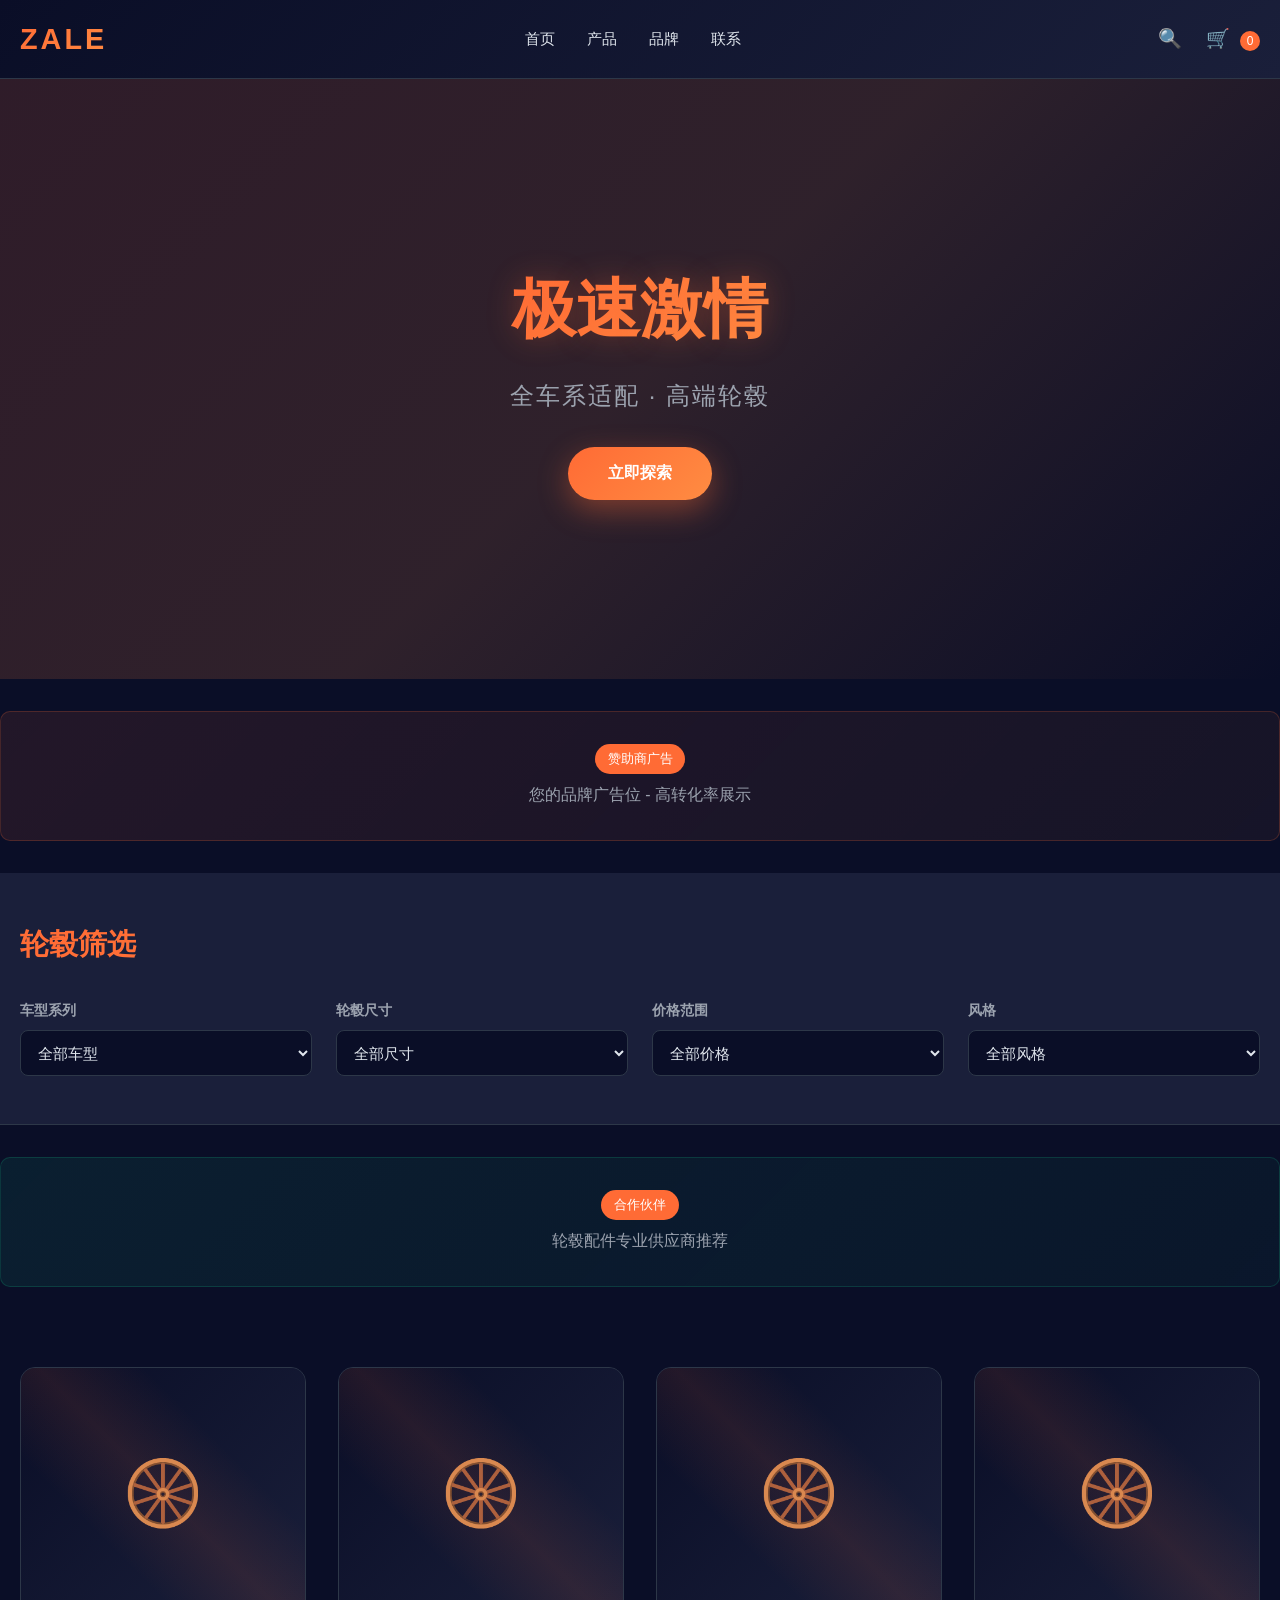
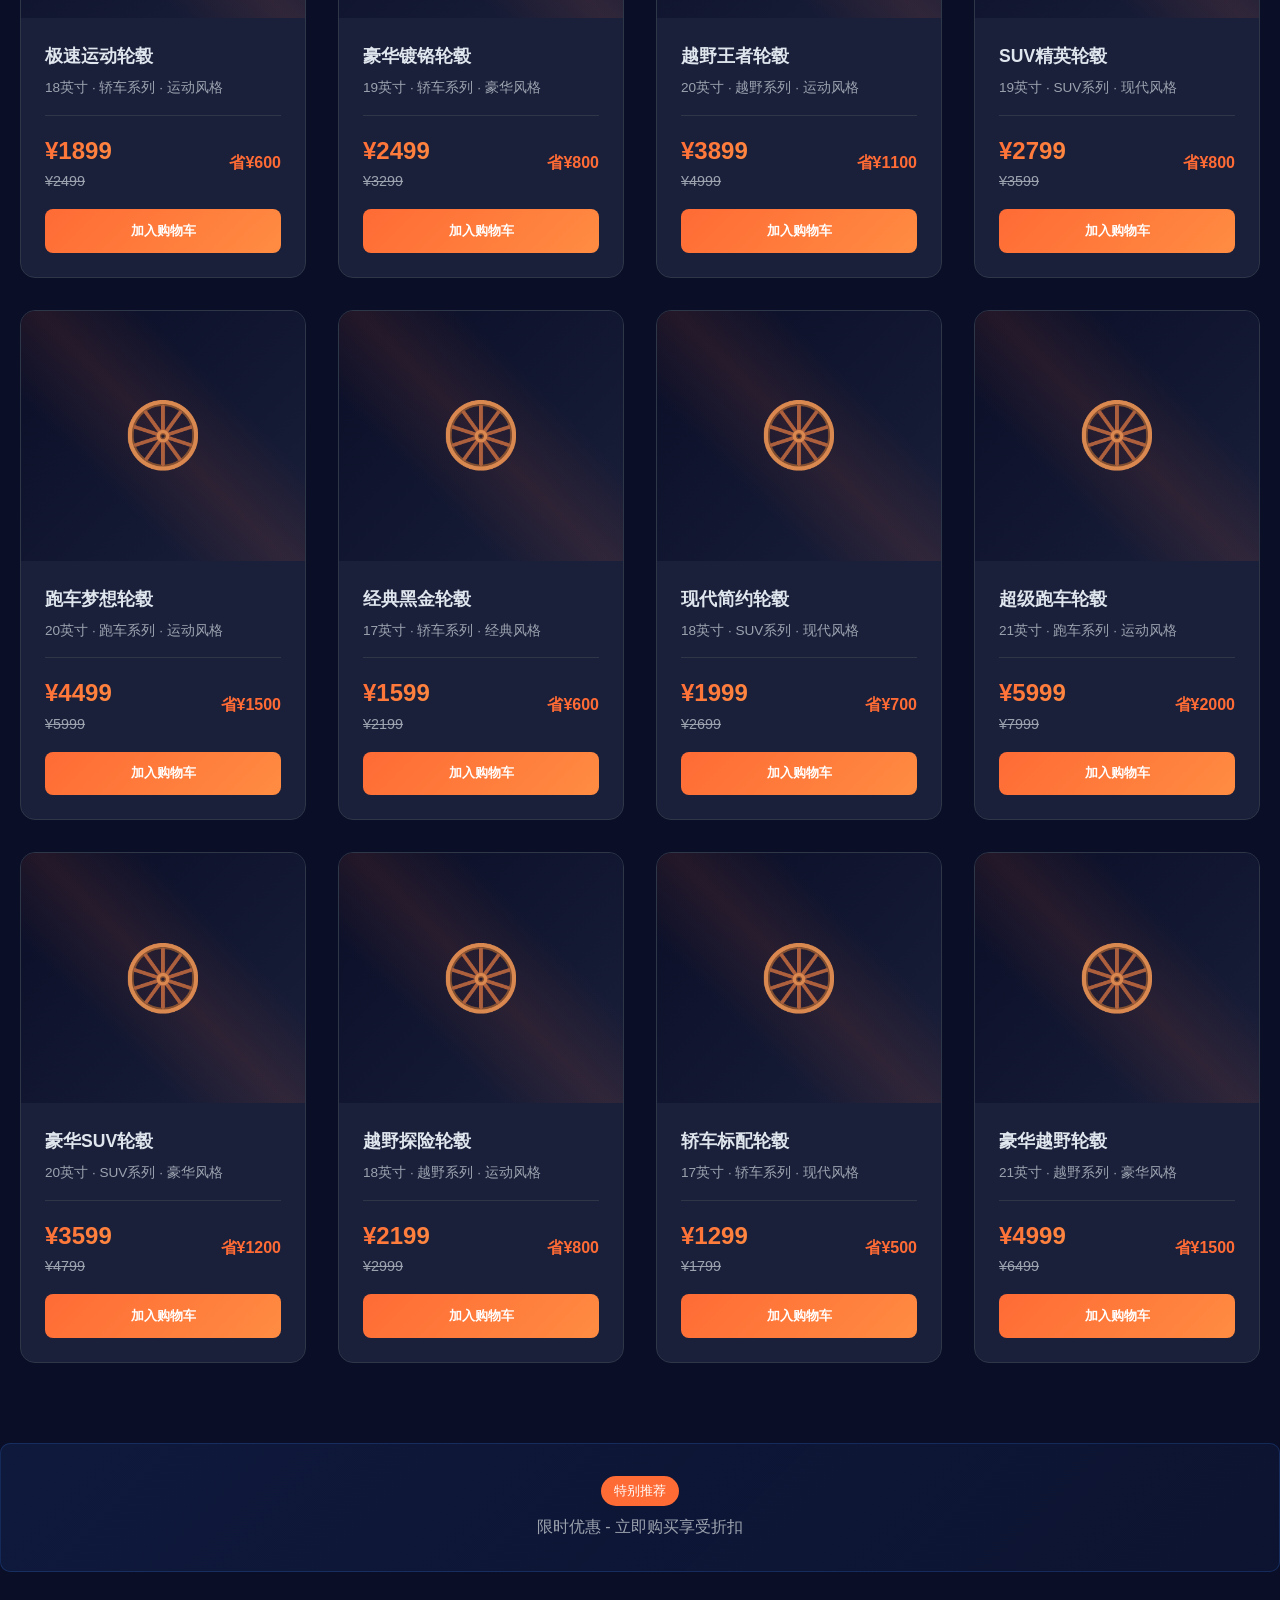
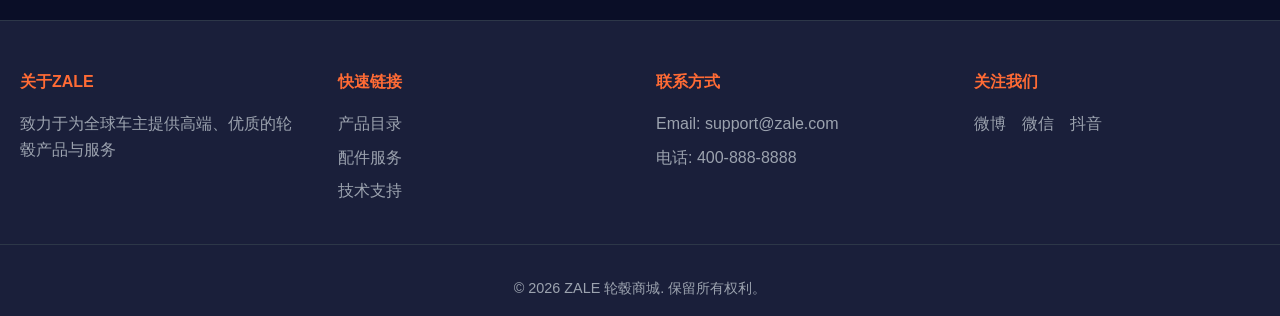
<file: index.html>
<!DOCTYPE html>
<html lang="zh-CN">
<head>
    <meta charset="UTF-8">
    <meta name="viewport" content="width=device-width, initial-scale=1.0">
    <title>ZALE - 高端轮毂商城</title>
    <link rel="stylesheet" href="styles.css">
</head>
<body>
    <!-- Navigation -->
    <nav class="navbar">
        <div class="container">
            <div class="nav-brand">ZALE</div>
            <div class="nav-links">
                <a href="#" class="nav-link">首页</a>
                <a href="#" class="nav-link">产品</a>
                <a href="#" class="nav-link">品牌</a>
                <a href="#" class="nav-link">联系</a>
            </div>
            <div class="nav-icons">
                <div class="search-icon">🔍</div>
                <div class="cart-icon">🛒 <span class="cart-count">0</span></div>
            </div>
        </div>
    </nav>

    <!-- Hero Banner -->
    <section class="hero">
        <div class="hero-content">
            <h1>极速激情</h1>
            <p>全车系适配 · 高端轮毂</p>
            <button class="cta-button">立即探索</button>
        </div>
        <div class="hero-bg"></div>
    </section>

    <!-- Advertisement Banner 1 -->
    <section class="ad-banner ad-banner-1">
        <div class="ad-content">
            <span class="ad-label">赞助商广告</span>
            <p>您的品牌广告位 - 高转化率展示</p>
        </div>
    </section>

    <!-- Filter Section -->
    <section class="filters">
        <div class="container">
            <h2>轮毂筛选</h2>
            <div class="filter-group">
                <div class="filter-item">
                    <label>车型系列</label>
                    <select id="carSeriesFilter">
                        <option value="">全部车型</option>
                        <option value="sedan">轿车系列</option>
                        <option value="suv">SUV系列</option>
                        <option value="truck">越野系列</option>
                        <option value="sport">跑车系列</option>
                    </select>
                </div>
                <div class="filter-item">
                    <label>轮毂尺寸</label>
                    <select id="sizeFilter">
                        <option value="">全部尺寸</option>
                        <option value="17">17英寸</option>
                        <option value="18">18英寸</option>
                        <option value="19">19英寸</option>
                        <option value="20">20英寸</option>
                        <option value="21">21英寸</option>
                    </select>
                </div>
                <div class="filter-item">
                    <label>价格范围</label>
                    <select id="priceFilter">
                        <option value="">全部价格</option>
                        <option value="1000-2000">¥1000-¥2000</option>
                        <option value="2000-3500">¥2000-¥3500</option>
                        <option value="3500-5000">¥3500-¥5000</option>
                        <option value="5000+">¥5000以上</option>
                    </select>
                </div>
                <div class="filter-item">
                    <label>风格</label>
                    <select id="styleFilter">
                        <option value="">全部风格</option>
                        <option value="sport">运动风</option>
                        <option value="luxury">豪华风</option>
                        <option value="classic">经典风</option>
                        <option value="modern">现代风</option>
                    </select>
                </div>
            </div>
        </div>
    </section>

    <!-- Advertisement Banner 2 -->
    <section class="ad-banner ad-banner-2">
        <div class="ad-content">
            <span class="ad-label">合作伙伴</span>
            <p>轮毂配件专业供应商推荐</p>
        </div>
    </section>

    <!-- Products Grid -->
    <section class="products">
        <div class="container">
            <div class="products-grid" id="productsGrid">
                <!-- Products will be loaded here by JavaScript -->
            </div>
        </div>
    </section>

    <!-- Advertisement Banner 3 -->
    <section class="ad-banner ad-banner-3">
        <div class="ad-content">
            <span class="ad-label">特别推荐</span>
            <p>限时优惠 - 立即购买享受折扣</p>
        </div>
    </section>

    <!-- Cart Modal -->
    <div class="cart-modal" id="cartModal">
        <div class="cart-content">
            <div class="cart-header">
                <h2>购物车</h2>
                <span class="close-cart">&times;</span>
            </div>
            <div class="cart-items" id="cartItems"></div>
            <div class="cart-summary">
                <div class="summary-row">
                    <span>小计：</span>
                    <span id="subtotal">¥0</span>
                </div>
                <div class="summary-row">
                    <span>运费：</span>
                    <span id="shipping">¥0</span>
                </div>
                <div class="summary-row total">
                    <span>总计：</span>
                    <span id="total">¥0</span>
                </div>
                <button class="checkout-btn">结算</button>
            </div>
        </div>
    </div>

    <!-- Footer -->
    <footer class="footer">
        <div class="container">
            <div class="footer-section">
                <h4>关于ZALE</h4>
                <p>致力于为全球车主提供高端、优质的轮毂产品与服务</p>
            </div>
            <div class="footer-section">
                <h4>快速链接</h4>
                <ul>
                    <li><a href="#">产品目录</a></li>
                    <li><a href="#">配件服务</a></li>
                    <li><a href="#">技术支持</a></li>
                </ul>
            </div>
            <div class="footer-section">
                <h4>联系方式</h4>
                <p>Email: support@zale.com</p>
                <p>电话: 400-888-8888</p>
            </div>
            <div class="footer-section">
                <h4>关注我们</h4>
                <div class="social-links">
                    <a href="#">微博</a>
                    <a href="#">微信</a>
                    <a href="#">抖音</a>
                </div>
            </div>
        </div>
        <div class="footer-bottom">
            <p>&copy; 2026 ZALE 轮毂商城. 保留所有权利。</p>
        </div>
    </footer>

    <script src="script.js"></script>
</body>
</html>
</file>
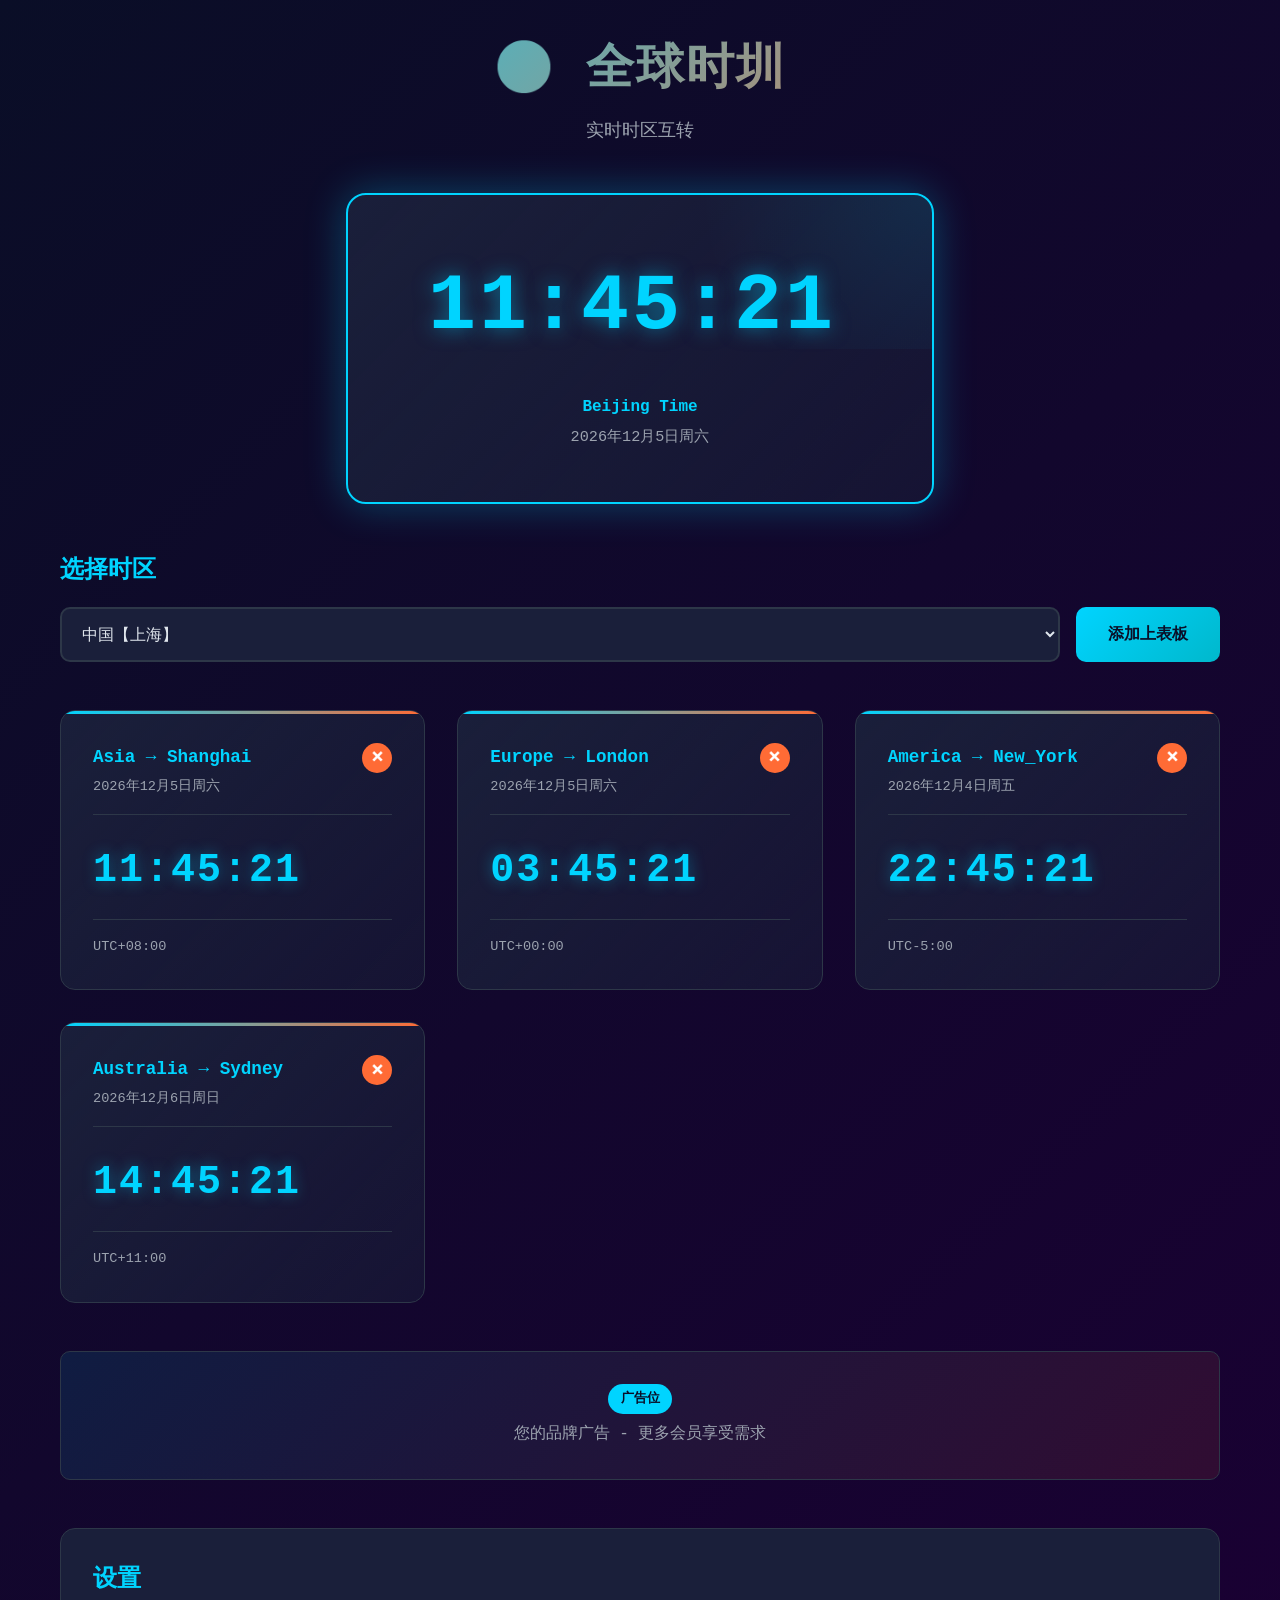
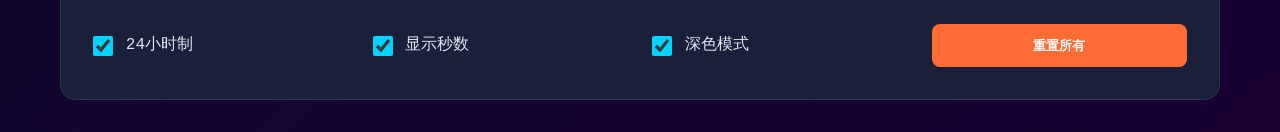
<file: clock.html>
<!DOCTYPE html>
<html lang="zh-CN">
<head>
    <meta charset="UTF-8">
    <meta name="viewport" content="width=device-width, initial-scale=1.0">
    <title>全球时圳 - Digital Clock</title>
    <link rel="stylesheet" href="clock-styles.css">
</head>
<body>
    <div class="container">
        <!-- Header -->
        <header class="header">
            <h1>🕐 全球时圳</h1>
            <p>实时时区互转</p>
        </header>

        <!-- Main Clock -->
        <section class="main-clock-section">
            <div class="main-clock">
                <div class="digital-display">
                    <span id="mainTime">00:00:00</span>
                    <span id="mainPeriod">AM</span>
                </div>
                <div class="location-info">
                    <p id="mainLocation">Beijing Time</p>
                    <p id="mainDate">Loading...</p>
                </div>
            </div>
        </section>

        <!-- Time Zone Selector -->
        <section class="selector-section">
            <h2>选择时区</h2>
            <div class="timezone-selector">
                <select id="timezoneSelect">
                    <optgroup label="亚洲">
                        <option value="Asia/Shanghai" selected>中国【上海】</option>
                        <option value="Asia/Hong_Kong">香港</option>
                        <option value="Asia/Tokyo">日本【东京】</option>
                        <option value="Asia/Seoul">韩国【首尔】</option>
                        <option value="Asia/Bangkok">泰国【曼谷】</option>
                        <option value="Asia/Singapore">新加坡</option>
                        <option value="Asia/Dubai">中东【迪拜】</option>
                        <option value="Asia/Kolkata">印度【新德里】</option>
                        <option value="Asia/Jakarta">印尼【雅加达】</option>
                        <option value="Asia/Manila">菲律宾【马尼拉】</option>
                    </optgroup>
                    <optgroup label="欧洲">
                        <option value="Europe/London">英国【伦敦】</option>
                        <option value="Europe/Paris">法国【巴黎】</option>
                        <option value="Europe/Berlin">德国【柏林】</option>
                        <option value="Europe/Moscow">俄罗斯【莫斯科】</option>
                        <option value="Europe/Athens">希腊【雅典】</option>
                        <option value="Europe/Amsterdam">荷兰</option>
                    </optgroup>
                    <optgroup label="洋洲">
                        <option value="America/New_York">美国【纽约】</option>
                        <option value="America/Los_Angeles">美国【洛杉矶】</option>
                        <option value="America/Chicago">美国【芝加哥】</option>
                        <option value="America/Denver">美国【丹佛】</option>
                        <option value="America/Anchorage">美国【阿提结客】</option>
                        <option value="Pacific/Honolulu">东夫德【夏威夷】</option>
                        <option value="America/Toronto">加拿大【多伦多】</option>
                        <option value="America/Mexico_City">墨西哥【墨西哥城】</option>
                        <option value="America/Sao_Paulo">巴西【圣保罗】</option>
                    </optgroup>
                    <optgroup label="大洋洲">
                        <option value="Australia/Sydney">澳大利亚【悉尼】</option>
                        <option value="Australia/Melbourne">澳大利亚【墨尔本】</option>
                        <option value="Pacific/Auckland">新西兰【奇正湾】</option>
                        <option value="Pacific/Fiji">斐济</option>
                    </optgroup>
                    <optgroup label="非洲">
                        <option value="Africa/Cairo">埃及【开罗】</option>
                        <option value="Africa/Johannesburg">南非【深体】</option>
                        <option value="Africa/Lagos">尼日利亚【拉各斯】</option>
                    </optgroup>
                </select>
                <button id="addTimezoneBtn" class="add-timezone-btn">添加上表板</button>
            </div>
        </section>

        <!-- Clock Grid -->
        <section class="clocks-grid" id="clocksGrid">
            <!-- Clocks will be added here dynamically -->
        </section>

        <!-- Advertisement Banner -->
        <section class="ad-banner">
            <span class="ad-label">广告位</span>
            <p>您的品牌广告 - 更多会员享受需求</p>
        </section>

        <!-- Settings Panel -->
        <section class="settings-panel">
            <h2>设置</h2>
            <div class="settings-group">
                <label>
                    <input type="checkbox" id="format24" checked>
                    24小时制
                </label>
                <label>
                    <input type="checkbox" id="showSeconds" checked>
                    显示秒数
                </label>
                <label>
                    <input type="checkbox" id="darkMode" checked>
                    深色模式
                </label>
                <button id="resetBtn" class="reset-btn">重置所有</button>
            </div>
        </section>
    </div>

    <script src="clock-script.js"></script>
</body>
</html>
</file>
<file: styles.css>
* {
    margin: 0;
    padding: 0;
    box-sizing: border-box;
}

:root {
    --primary-dark: #0a0e27;
    --secondary-dark: #1a1f3a;
    --accent-color: #ff6b35;
    --accent-light: #ff8c42;
    --text-light: #e0e6ed;
    --text-muted: #9ca3af;
    --border-color: #2d3748;
    --success: #10b981;
}

body {
    font-family: 'Segoe UI', Tahoma, Geneva, Verdana, sans-serif;
    background-color: var(--primary-dark);
    color: var(--text-light);
    line-height: 1.6;
    overflow-x: hidden;
}

.container {
    max-width: 1400px;
    margin: 0 auto;
    padding: 0 20px;
}

/* Navigation */
.navbar {
    background: linear-gradient(135deg, var(--primary-dark) 0%, var(--secondary-dark) 100%);
    border-bottom: 1px solid var(--border-color);
    padding: 1rem 0;
    position: sticky;
    top: 0;
    z-index: 1000;
    backdrop-filter: blur(10px);
}

.navbar .container {
    display: flex;
    justify-content: space-between;
    align-items: center;
}

.nav-brand {
    font-size: 1.8rem;
    font-weight: 900;
    background: linear-gradient(135deg, var(--accent-color), var(--accent-light));
    -webkit-background-clip: text;
    -webkit-text-fill-color: transparent;
    background-clip: text;
    letter-spacing: 3px;
}

.nav-links {
    display: flex;
    gap: 2rem;
}

.nav-link {
    color: var(--text-light);
    text-decoration: none;
    font-size: 0.95rem;
    transition: color 0.3s ease;
    position: relative;
}

.nav-link::after {
    content: '';
    position: absolute;
    width: 0;
    height: 2px;
    bottom: -5px;
    left: 0;
    background: var(--accent-color);
    transition: width 0.3s ease;
}

.nav-link:hover::after {
    width: 100%;
}

.nav-icons {
    display: flex;
    gap: 1.5rem;
    align-items: center;
}

.search-icon,
.cart-icon {
    cursor: pointer;
    font-size: 1.2rem;
    transition: transform 0.3s ease;
}

.search-icon:hover,
.cart-icon:hover {
    transform: scale(1.15);
}

.cart-count {
    background: var(--accent-color);
    color: white;
    border-radius: 50%;
    width: 20px;
    height: 20px;
    display: inline-flex;
    align-items: center;
    justify-content: center;
    font-size: 0.75rem;
    margin-left: 0.3rem;
}

/* Hero Section */
.hero {
    position: relative;
    height: 600px;
    display: flex;
    align-items: center;
    justify-content: center;
    overflow: hidden;
}

.hero-bg {
    position: absolute;
    top: 0;
    left: 0;
    width: 100%;
    height: 100%;
    background: linear-gradient(135deg, #ff6b35 0%, #ff8c42 50%, #0a0e27 100%);
    opacity: 0.15;
    z-index: 0;
}

.hero-content {
    position: relative;
    z-index: 1;
    text-align: center;
    animation: fadeInDown 0.8s ease;
}

.hero h1 {
    font-size: 4rem;
    font-weight: 900;
    margin-bottom: 1rem;
    background: linear-gradient(135deg, var(--accent-color), var(--accent-light));
    -webkit-background-clip: text;
    -webkit-text-fill-color: transparent;
    background-clip: text;
    text-shadow: 0 0 30px rgba(255, 107, 53, 0.3);
}

.hero p {
    font-size: 1.5rem;
    color: var(--text-muted);
    margin-bottom: 2rem;
    letter-spacing: 2px;
}

.cta-button {
    padding: 1rem 2.5rem;
    font-size: 1rem;
    font-weight: 600;
    border: none;
    border-radius: 50px;
    background: linear-gradient(135deg, var(--accent-color), var(--accent-light));
    color: white;
    cursor: pointer;
    transition: all 0.3s ease;
    box-shadow: 0 10px 30px rgba(255, 107, 53, 0.4);
}

.cta-button:hover {
    transform: translateY(-3px);
    box-shadow: 0 15px 40px rgba(255, 107, 53, 0.6);
}

/* Advertisement Banners */
.ad-banner {
    padding: 2rem;
    margin: 2rem 0;
    border-radius: 10px;
    background: linear-gradient(135deg, var(--secondary-dark), var(--primary-dark));
    border: 1px solid var(--border-color);
}

.ad-banner-1 {
    background: linear-gradient(135deg, rgba(255, 107, 53, 0.1), rgba(255, 140, 66, 0.05));
    border: 1px solid rgba(255, 107, 53, 0.2);
}

.ad-banner-2 {
    background: linear-gradient(135deg, rgba(16, 185, 129, 0.1), rgba(16, 185, 129, 0.05));
    border: 1px solid rgba(16, 185, 129, 0.2);
}

.ad-banner-3 {
    background: linear-gradient(135deg, rgba(59, 130, 246, 0.1), rgba(59, 130, 246, 0.05));
    border: 1px solid rgba(59, 130, 246, 0.2);
}

.ad-content {
    text-align: center;
}

.ad-label {
    display: inline-block;
    background: var(--accent-color);
    color: white;
    padding: 0.3rem 0.8rem;
    border-radius: 20px;
    font-size: 0.8rem;
    margin-bottom: 0.5rem;
}

.ad-content p {
    font-size: 1rem;
    color: var(--text-muted);
}

/* Filters Section */
.filters {
    padding: 3rem 0;
    background: var(--secondary-dark);
    border-bottom: 1px solid var(--border-color);
}

.filters h2 {
    font-size: 1.8rem;
    margin-bottom: 2rem;
    background: linear-gradient(135deg, var(--accent-color), var(--accent-light));
    -webkit-background-clip: text;
    -webkit-text-fill-color: transparent;
    background-clip: text;
}

.filter-group {
    display: grid;
    grid-template-columns: repeat(auto-fit, minmax(200px, 1fr));
    gap: 1.5rem;
}

.filter-item label {
    display: block;
    margin-bottom: 0.5rem;
    color: var(--text-muted);
    font-size: 0.9rem;
    font-weight: 600;
}

.filter-item select {
    width: 100%;
    padding: 0.8rem;
    background: var(--primary-dark);
    color: var(--text-light);
    border: 1px solid var(--border-color);
    border-radius: 8px;
    font-size: 0.95rem;
    cursor: pointer;
    transition: all 0.3s ease;
}

.filter-item select:hover,
.filter-item select:focus {
    border-color: var(--accent-color);
    outline: none;
    box-shadow: 0 0 10px rgba(255, 107, 53, 0.2);
}

/* Products Section */
.products {
    padding: 3rem 0;
}

.products-grid {
    display: grid;
    grid-template-columns: repeat(auto-fill, minmax(280px, 1fr));
    gap: 2rem;
    animation: fadeIn 0.6s ease;
}

.product-card {
    background: var(--secondary-dark);
    border: 1px solid var(--border-color);
    border-radius: 15px;
    overflow: hidden;
    transition: all 0.3s ease;
    cursor: pointer;
}

.product-card:hover {
    transform: translateY(-10px);
    border-color: var(--accent-color);
    box-shadow: 0 15px 40px rgba(255, 107, 53, 0.2);
}

.product-image {
    width: 100%;
    height: 250px;
    background: linear-gradient(135deg, var(--primary-dark), var(--secondary-dark));
    display: flex;
    align-items: center;
    justify-content: center;
    font-size: 4rem;
    color: var(--text-muted);
    overflow: hidden;
    position: relative;
}

.product-image::before {
    content: '';
    position: absolute;
    width: 100%;
    height: 100%;
    background: linear-gradient(45deg, transparent 30%, rgba(255, 107, 53, 0.1) 50%, transparent 70%);
    animation: shine 3s infinite;
}

.product-info {
    padding: 1.5rem;
}

.product-name {
    font-size: 1.1rem;
    font-weight: 700;
    margin-bottom: 0.5rem;
    color: var(--text-light);
}

.product-specs {
    font-size: 0.85rem;
    color: var(--text-muted);
    margin-bottom: 1rem;
    line-height: 1.5;
}

.product-price {
    display: flex;
    justify-content: space-between;
    align-items: center;
    margin-bottom: 1rem;
    padding-top: 1rem;
    border-top: 1px solid var(--border-color);
}

.price {
    font-size: 1.5rem;
    font-weight: 900;
    background: linear-gradient(135deg, var(--accent-color), var(--accent-light));
    -webkit-background-clip: text;
    -webkit-text-fill-color: transparent;
    background-clip: text;
}

.original-price {
    font-size: 0.9rem;
    color: var(--text-muted);
    text-decoration: line-through;
}

.add-to-cart {
    width: 100%;
    padding: 0.8rem;
    background: linear-gradient(135deg, var(--accent-color), var(--accent-light));
    color: white;
    border: none;
    border-radius: 8px;
    font-weight: 600;
    cursor: pointer;
    transition: all 0.3s ease;
}

.add-to-cart:hover {
    transform: scale(1.02);
    box-shadow: 0 5px 15px rgba(255, 107, 53, 0.4);
}

/* Cart Modal */
.cart-modal {
    display: none;
    position: fixed;
    z-index: 2000;
    left: 0;
    top: 0;
    width: 100%;
    height: 100%;
    background-color: rgba(0, 0, 0, 0.7);
    backdrop-filter: blur(5px);
}

.cart-modal.active {
    display: flex;
    align-items: center;
    justify-content: center;
}

.cart-content {
    background: var(--secondary-dark);
    border: 1px solid var(--border-color);
    border-radius: 15px;
    width: 90%;
    max-width: 500px;
    max-height: 80vh;
    display: flex;
    flex-direction: column;
    animation: slideUp 0.3s ease;
}

.cart-header {
    display: flex;
    justify-content: space-between;
    align-items: center;
    padding: 1.5rem;
    border-bottom: 1px solid var(--border-color);
}

.cart-header h2 {
    margin: 0;
    background: linear-gradient(135deg, var(--accent-color), var(--accent-light));
    -webkit-background-clip: text;
    -webkit-text-fill-color: transparent;
    background-clip: text;
}

.close-cart {
    font-size: 2rem;
    cursor: pointer;
    color: var(--text-muted);
    transition: color 0.3s ease;
}

.close-cart:hover {
    color: var(--accent-color);
}

.cart-items {
    flex: 1;
    overflow-y: auto;
    padding: 1rem;
}

.cart-item {
    background: var(--primary-dark);
    padding: 1rem;
    border-radius: 8px;
    margin-bottom: 0.8rem;
    display: flex;
    justify-content: space-between;
    align-items: center;
}

.cart-item-info h4 {
    margin: 0 0 0.3rem 0;
    font-size: 0.95rem;
}

.cart-item-info p {
    margin: 0;
    font-size: 0.85rem;
    color: var(--text-muted);
}

.cart-item-price {
    font-weight: 700;
    color: var(--accent-color);
}

.cart-summary {
    padding: 1.5rem;
    border-top: 1px solid var(--border-color);
}

.summary-row {
    display: flex;
    justify-content: space-between;
    margin-bottom: 0.8rem;
    font-size: 0.95rem;
}

.summary-row.total {
    font-size: 1.2rem;
    font-weight: 700;
    color: var(--accent-color);
    padding-top: 0.8rem;
    border-top: 1px solid var(--border-color);
}

.checkout-btn {
    width: 100%;
    padding: 1rem;
    background: linear-gradient(135deg, var(--accent-color), var(--accent-light));
    color: white;
    border: none;
    border-radius: 8px;
    font-weight: 700;
    font-size: 1rem;
    cursor: pointer;
    margin-top: 1rem;
    transition: all 0.3s ease;
}

.checkout-btn:hover {
    transform: scale(1.02);
    box-shadow: 0 10px 25px rgba(255, 107, 53, 0.4);
}

/* Footer */
.footer {
    background: var(--secondary-dark);
    border-top: 1px solid var(--border-color);
    padding: 3rem 0 1rem;
    margin-top: 3rem;
}

.footer .container {
    display: grid;
    grid-template-columns: repeat(auto-fit, minmax(250px, 1fr));
    gap: 2rem;
    margin-bottom: 2rem;
}

.footer-section h4 {
    color: var(--accent-color);
    margin-bottom: 1rem;
}

.footer-section p,
.footer-section li {
    color: var(--text-muted);
    margin-bottom: 0.5rem;
}

.footer-section ul {
    list-style: none;
}

.footer-section a {
    color: var(--text-muted);
    text-decoration: none;
    transition: color 0.3s ease;
}

.footer-section a:hover {
    color: var(--accent-color);
}

.social-links {
    display: flex;
    gap: 1rem;
}

.footer-bottom {
    text-align: center;
    padding-top: 2rem;
    border-top: 1px solid var(--border-color);
    color: var(--text-muted);
    font-size: 0.9rem;
}

/* Animations */
@keyframes fadeInDown {
    from {
        opacity: 0;
        transform: translateY(-30px);
    }
    to {
        opacity: 1;
        transform: translateY(0);
    }
}

@keyframes fadeIn {
    from {
        opacity: 0;
    }
    to {
        opacity: 1;
    }
}

@keyframes slideUp {
    from {
        opacity: 0;
        transform: translateY(50px);
    }
    to {
        opacity: 1;
        transform: translateY(0);
    }
}

@keyframes shine {
    0% {
        transform: translateX(-100%);
    }
    100% {
        transform: translateX(100%);
    }
}

/* Responsive */
@media (max-width: 768px) {
    .hero h1 {
        font-size: 2.5rem;
    }
    
    .hero p {
        font-size: 1rem;
    }
    
    .nav-links {
        display: none;
    }
    
    .products-grid {
        grid-template-columns: repeat(auto-fill, minmax(200px, 1fr));
        gap: 1rem;
    }
    
    .filter-group {
        grid-template-columns: 1fr;
    }
}
</file>
<file: clock-styles.css>
* {
    margin: 0;
    padding: 0;
    box-sizing: border-box;
}

:root {
    --primary-dark: #0a0e27;
    --secondary-dark: #1a1f3a;
    --accent-color: #00d4ff;
    --accent-warm: #ff6b35;
    --text-light: #e0e6ed;
    --text-muted: #9ca3af;
    --border-color: #2d3748;
    --success: #10b981;
}

body {
    font-family: 'Courier New', 'Segoe UI', monospace;
    background: linear-gradient(135deg, var(--primary-dark) 0%, #1a0033 100%);
    color: var(--text-light);
    line-height: 1.6;
    min-height: 100vh;
    padding: 2rem 0;
}

body.light-mode {
    background: linear-gradient(135deg, #f5f7fa 0%, #e8ecf1 100%);
    --primary-dark: #ffffff;
    --secondary-dark: #f0f4f8;
    --text-light: #1a1f3a;
    --text-muted: #666666;
    --border-color: #d0d8e0;
}

.container {
    max-width: 1200px;
    margin: 0 auto;
    padding: 0 20px;
}

/* Header */
.header {
    text-align: center;
    margin-bottom: 3rem;
    animation: fadeInDown 0.8s ease;
}

.header h1 {
    font-size: 3rem;
    margin-bottom: 0.5rem;
    background: linear-gradient(135deg, var(--accent-color), var(--accent-warm));
    -webkit-background-clip: text;
    -webkit-text-fill-color: transparent;
    background-clip: text;
    letter-spacing: 2px;
}

.header p {
    font-size: 1.1rem;
    color: var(--text-muted);
}

/* Main Clock Section */
.main-clock-section {
    display: flex;
    justify-content: center;
    margin-bottom: 3rem;
    animation: fadeInUp 0.8s ease 0.1s backwards;
}

.main-clock {
    background: linear-gradient(135deg, var(--secondary-dark) 0%, rgba(26, 31, 58, 0.5) 100%);
    border: 2px solid var(--accent-color);
    border-radius: 20px;
    padding: 3rem 5rem;
    box-shadow: 0 0 40px rgba(0, 212, 255, 0.3);
    position: relative;
    overflow: hidden;
}

.main-clock::before {
    content: '';
    position: absolute;
    top: -50%;
    right: -50%;
    width: 100%;
    height: 100%;
    background: radial-gradient(circle, rgba(0, 212, 255, 0.1) 0%, transparent 70%);
    animation: pulse 3s ease-in-out infinite;
}

.digital-display {
    position: relative;
    z-index: 1;
    display: flex;
    align-items: baseline;
    justify-content: center;
    gap: 1rem;
    margin-bottom: 1.5rem;
}

#mainTime {
    font-size: 5rem;
    font-weight: 900;
    color: var(--accent-color);
    text-shadow: 0 0 20px rgba(0, 212, 255, 0.5);
    font-family: 'Courier New', monospace;
    letter-spacing: 3px;
}

#mainPeriod {
    font-size: 1.5rem;
    color: var(--accent-warm);
    font-weight: 700;
    align-self: flex-start;
    margin-top: 0.5rem;
}

.location-info {
    position: relative;
    z-index: 1;
    text-align: center;
}

.location-info p {
    margin: 0.3rem 0;
    font-size: 1rem;
}

#mainLocation {
    color: var(--accent-color);
    font-weight: 600;
}

#mainDate {
    color: var(--text-muted);
    font-size: 0.95rem;
}

/* Selector Section */
.selector-section {
    margin-bottom: 3rem;
    animation: fadeInUp 0.8s ease 0.2s backwards;
}

.selector-section h2 {
    color: var(--accent-color);
    margin-bottom: 1rem;
    font-size: 1.5rem;
}

.timezone-selector {
    display: flex;
    gap: 1rem;
    flex-wrap: wrap;
}

#timezoneSelect {
    flex: 1;
    min-width: 250px;
    padding: 1rem;
    background: var(--secondary-dark);
    color: var(--text-light);
    border: 2px solid var(--border-color);
    border-radius: 10px;
    font-size: 1rem;
    cursor: pointer;
    transition: all 0.3s ease;
}

#timezoneSelect:hover,
#timezoneSelect:focus {
    border-color: var(--accent-color);
    box-shadow: 0 0 15px rgba(0, 212, 255, 0.2);
    outline: none;
}

.add-timezone-btn {
    padding: 1rem 2rem;
    background: linear-gradient(135deg, var(--accent-color), #00b8cc);
    color: var(--primary-dark);
    border: none;
    border-radius: 10px;
    font-weight: 700;
    font-size: 1rem;
    cursor: pointer;
    transition: all 0.3s ease;
}

.add-timezone-btn:hover {
    transform: translateY(-3px);
    box-shadow: 0 10px 25px rgba(0, 212, 255, 0.3);
}

/* Clocks Grid */
.clocks-grid {
    display: grid;
    grid-template-columns: repeat(auto-fill, minmax(300px, 1fr));
    gap: 2rem;
    margin-bottom: 3rem;
    animation: fadeIn 0.8s ease 0.3s backwards;
}

.clock-card {
    background: linear-gradient(135deg, var(--secondary-dark) 0%, rgba(26, 31, 58, 0.5) 100%);
    border: 1px solid var(--border-color);
    border-radius: 15px;
    padding: 2rem;
    position: relative;
    overflow: hidden;
    transition: all 0.3s ease;
    animation: slideUp 0.5s ease;
}

.clock-card:hover {
    border-color: var(--accent-color);
    box-shadow: 0 10px 30px rgba(0, 212, 255, 0.2);
    transform: translateY(-5px);
}

.clock-card::before {
    content: '';
    position: absolute;
    top: 0;
    left: 0;
    right: 0;
    height: 3px;
    background: linear-gradient(90deg, var(--accent-color), var(--accent-warm));
    transform: scaleX(0);
    transform-origin: left;
    animation: expandWidth 0.5s ease forwards;
}

.clock-card-header {
    display: flex;
    justify-content: space-between;
    align-items: flex-start;
    margin-bottom: 1.5rem;
    padding-bottom: 1rem;
    border-bottom: 1px solid var(--border-color);
}

.clock-card-location {
    flex: 1;
}

.clock-card-location h3 {
    color: var(--accent-color);
    font-size: 1.1rem;
    margin-bottom: 0.3rem;
}

.clock-card-date {
    color: var(--text-muted);
    font-size: 0.85rem;
}

.remove-clock {
    background: var(--accent-warm);
    color: white;
    border: none;
    width: 30px;
    height: 30px;
    border-radius: 50%;
    cursor: pointer;
    font-weight: bold;
    transition: all 0.3s ease;
    display: flex;
    align-items: center;
    justify-content: center;
}

.remove-clock:hover {
    background: #ff5222;
    transform: scale(1.1);
}

.clock-card-time {
    font-size: 2.5rem;
    font-family: 'Courier New', monospace;
    color: var(--accent-color);
    text-shadow: 0 0 15px rgba(0, 212, 255, 0.4);
    margin-bottom: 1rem;
    font-weight: 900;
    letter-spacing: 2px;
}

.clock-card-utc {
    color: var(--text-muted);
    font-size: 0.85rem;
    margin-top: 1rem;
    padding-top: 1rem;
    border-top: 1px solid var(--border-color);
}

/* Advertisement Banner */
.ad-banner {
    background: linear-gradient(135deg, rgba(0, 212, 255, 0.1), rgba(255, 107, 53, 0.1));
    border: 1px solid var(--border-color);
    border-radius: 10px;
    padding: 2rem;
    text-align: center;
    margin-bottom: 3rem;
}

.ad-label {
    display: inline-block;
    background: var(--accent-color);
    color: var(--primary-dark);
    padding: 0.3rem 0.8rem;
    border-radius: 20px;
    font-size: 0.8rem;
    font-weight: 700;
    margin-bottom: 0.5rem;
}

.ad-banner p {
    color: var(--text-muted);
    font-size: 1rem;
}

/* Settings Panel */
.settings-panel {
    background: var(--secondary-dark);
    border: 1px solid var(--border-color);
    border-radius: 15px;
    padding: 2rem;
    animation: fadeInUp 0.8s ease 0.4s backwards;
}

.settings-panel h2 {
    color: var(--accent-color);
    margin-bottom: 1.5rem;
}

.settings-group {
    display: grid;
    grid-template-columns: repeat(auto-fit, minmax(200px, 1fr));
    gap: 1.5rem;
}

.settings-group label {
    display: flex;
    align-items: center;
    gap: 0.8rem;
    cursor: pointer;
    font-size: 1rem;
}

.settings-group input[type="checkbox"] {
    width: 20px;
    height: 20px;
    cursor: pointer;
    accent-color: var(--accent-color);
}

.reset-btn {
    padding: 0.8rem 1.5rem;
    background: var(--accent-warm);
    color: white;
    border: none;
    border-radius: 8px;
    font-weight: 600;
    cursor: pointer;
    transition: all 0.3s ease;
}

.reset-btn:hover {
    background: #ff5222;
    transform: scale(1.05);
}

/* Animations */
@keyframes fadeInDown {
    from {
        opacity: 0;
        transform: translateY(-30px);
    }
    to {
        opacity: 1;
        transform: translateY(0);
    }
}

@keyframes fadeInUp {
    from {
        opacity: 0;
        transform: translateY(30px);
    }
    to {
        opacity: 1;
        transform: translateY(0);
    }
}

@keyframes fadeIn {
    from {
        opacity: 0;
    }
    to {
        opacity: 1;
    }
}

@keyframes slideUp {
    from {
        opacity: 0;
        transform: translateY(20px);
    }
    to {
        opacity: 1;
        transform: translateY(0);
    }
}

@keyframes pulse {
    0%, 100% {
        opacity: 0.5;
    }
    50% {
        opacity: 1;
    }
}

@keyframes expandWidth {
    to {
        transform: scaleX(1);
    }
}

/* Responsive */
@media (max-width: 768px) {
    .header h1 {
        font-size: 2rem;
    }

    #mainTime {
        font-size: 3rem;
    }

    .main-clock {
        padding: 2rem 3rem;
    }

    .clocks-grid {
        grid-template-columns: 1fr;
    }

    .timezone-selector {
        flex-direction: column;
    }

    #timezoneSelect,
    .add-timezone-btn {
        width: 100%;
    }

    .settings-group {
        grid-template-columns: 1fr;
    }
}

@media (max-width: 480px) {
    .container {
        padding: 0 10px;
    }

    .header h1 {
        font-size: 1.5rem;
    }

    #mainTime {
        font-size: 2rem;
    }

    .main-clock {
        padding: 1.5rem 2rem;
    }

    .clock-card-time {
        font-size: 1.8rem;
    }
}
</file>
